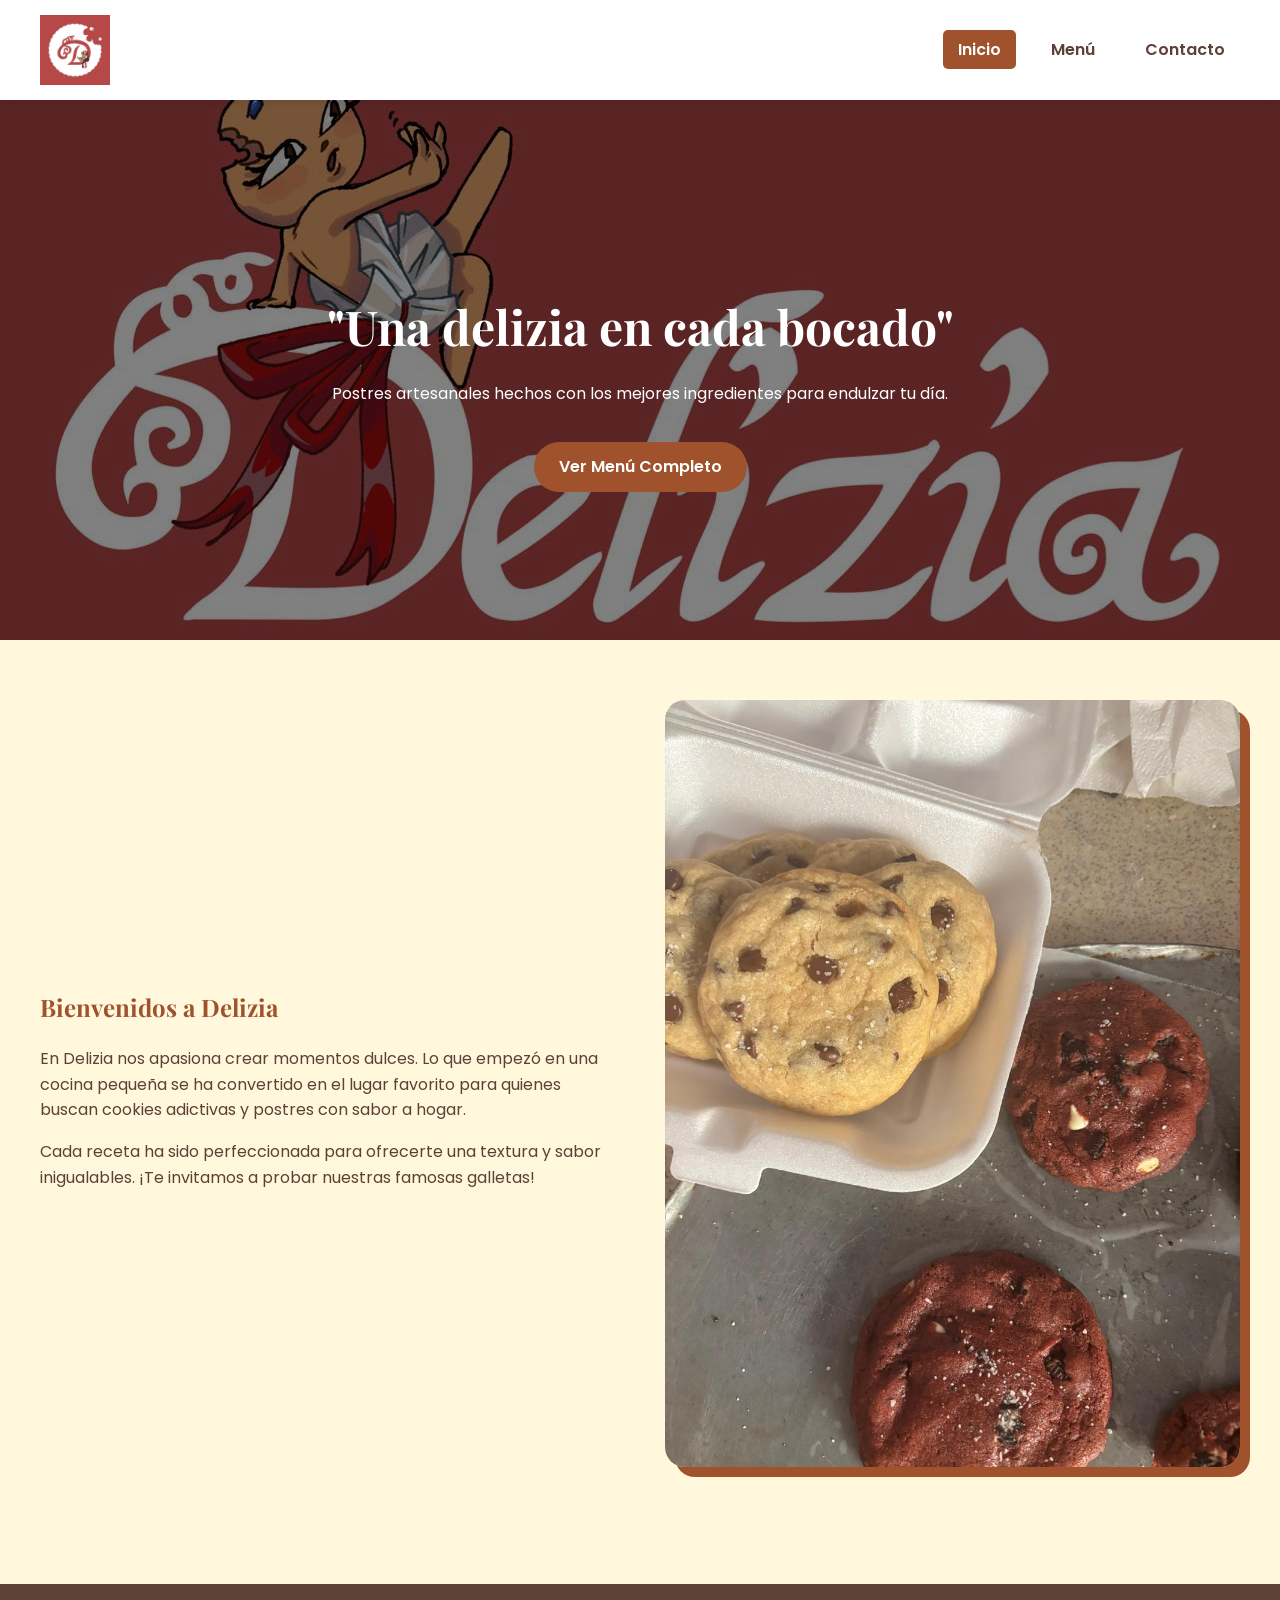
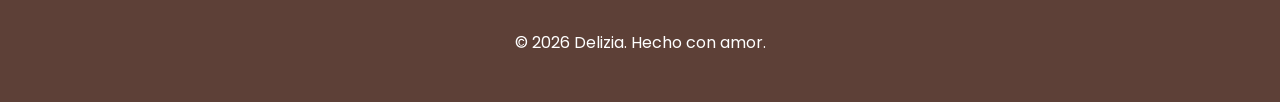
<file: index.html>
<!DOCTYPE html>
<html lang="es">
<head>
    <meta charset="UTF-8">
    <meta name="viewport" content="width=device-width, initial-scale=1.0">
    <title>Delizia | Una delizia en cada bocado</title>
    <link rel="stylesheet" href="estilos.css">
    <link href="https://fonts.googleapis.com/css2?family=Playfair+Display:wght@700&family=Poppins:wght@400;600&display=swap" rel="stylesheet">
</head>
<body>
    <header>
        <div class="contenedor nav-contenedor">
            <img src="img/logo.jpeg" alt="Logo Delizia" class="logo">
            <nav>
                <ul>
                    <li><a href="index.html" class="activo">Inicio</a></li>
                    <li><a href="menu.html">Menú</a></li>
                    <li><a href="contacto.html">Contacto</a></li>
                </ul>
            </nav>
        </div>
    </header>

    <section class="banner-principal">
        <img src="img/banner.jpeg" alt="Banner Delizia" class="img-banner">
        <div class="banner-texto">
            <h1>"Una delizia en cada bocado"</h1>
            <p>Postres artesanales hechos con los mejores ingredientes para endulzar tu día.</p>
            <a href="menu.html" class="boton">Ver Menú Completo</a>
        </div>
    </section>

    <main class="contenedor seccion">
        <div class="grid-2">
            <div class="presentacion-texto">
                <h2>Bienvenidos a Delizia</h2>
                <p>En Delizia nos apasiona crear momentos dulces. Lo que empezó en una cocina pequeña se ha convertido en el lugar favorito para quienes buscan cookies adictivas y postres con sabor a hogar.</p>
                <p>Cada receta ha sido perfeccionada para ofrecerte una textura y sabor inigualables. ¡Te invitamos a probar nuestras famosas galletas!</p>
            </div>
            <div class="presentacion-imagen">
                <img src="img/cookies.jpeg" alt="Cookies Especiales" class="img-destacada">
            </div>
        </div>
    </main>

    <footer>
        <div class="contenedor">
            <p>&copy; 2026 Delizia. Hecho con amor.</p>
        </div>
    </footer>
</body>
</html>
</file>
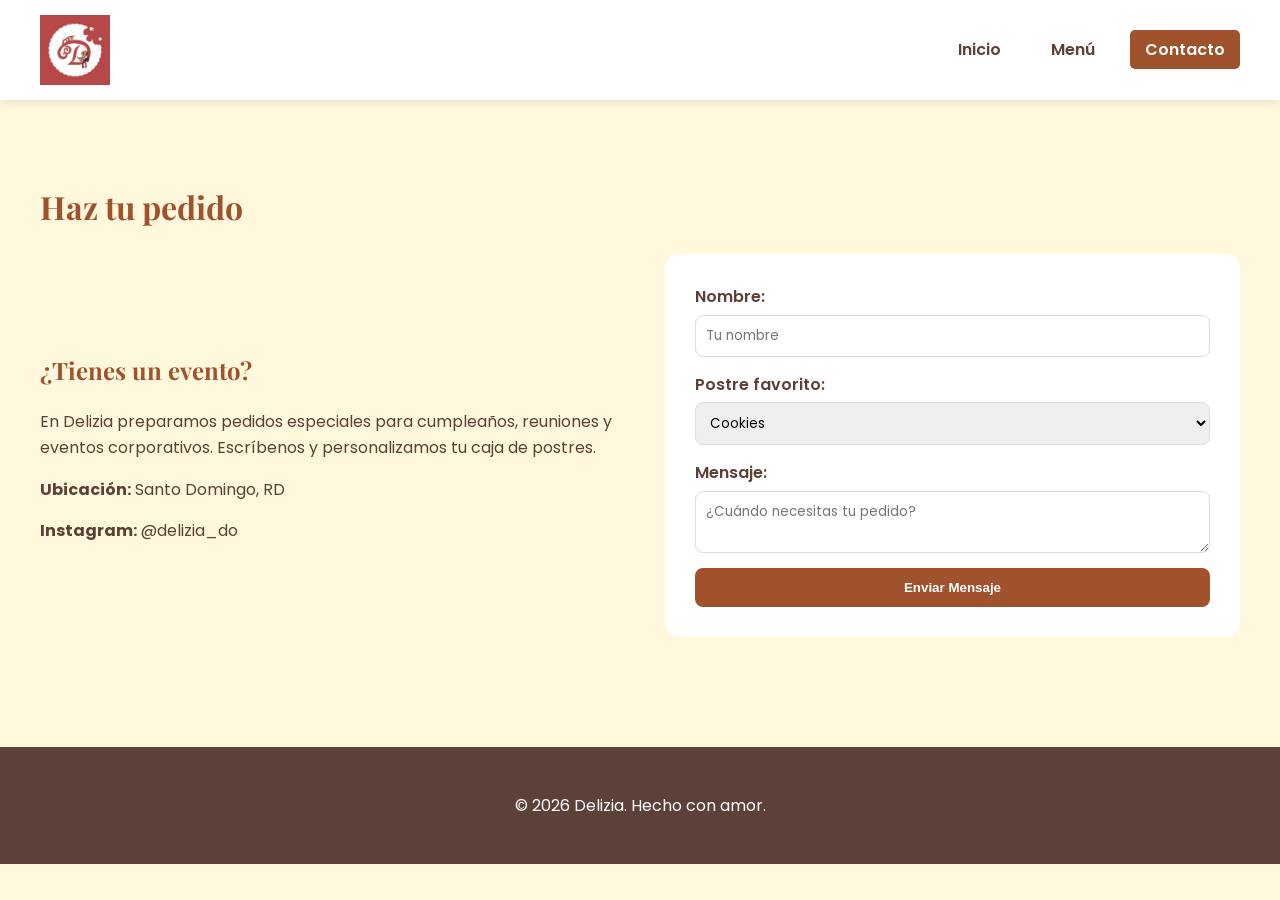
<file: contacto.html>
<!DOCTYPE html>
<html lang="es">
<head>
    <meta charset="UTF-8">
    <meta name="viewport" content="width=device-width, initial-scale=1.0">
    <title>Contacto - Delizia</title>
    <link rel="stylesheet" href="estilos.css">
    <link href="https://fonts.googleapis.com/css2?family=Playfair+Display:wght@700&family=Poppins:wght@400;600&display=swap" rel="stylesheet">
</head>
<body>
    <header>
        <div class="contenedor nav-contenedor">
            <img src="img/logo.jpeg" alt="Logo Delizia" class="logo">
            <nav>
                <ul>
                    <li><a href="index.html">Inicio</a></li>
                    <li><a href="menu.html">Menú</a></li>
                    <li><a href="contacto.html" class="activo">Contacto</a></li>
                </ul>
            </nav>
        </div>
    </header>

    <main class="contenedor seccion">
        <h1 class="titulo-pagina">Haz tu pedido</h1>
        <div class="grid-2">
            <div>
                <h2>¿Tienes un evento?</h2>
                <p>En Delizia preparamos pedidos especiales para cumpleaños, reuniones y eventos corporativos. Escríbenos y personalizamos tu caja de postres.</p>
                <p><strong>Ubicación:</strong> Santo Domingo, RD</p>
                <p><strong>Instagram:</strong> @delizia_do</p>
            </div>
            <div class="contacto-formulario">
                <form class="formulario">
                    <div class="campo">
                        <label>Nombre:</label>
                        <input type="text" placeholder="Tu nombre" required>
                    </div>
                    <div class="campo">
                        <label>Postre favorito:</label>
                        <select>
                            <option>Cookies</option>
                            <option>Brownies</option>
                            <option>Cinnamon Rolls</option>
                            <option>Otros</option>
                        </select>
                    </div>
                    <div class="campo">
                        <label>Mensaje:</label>
                        <textarea placeholder="¿Cuándo necesitas tu pedido?"></textarea>
                    </div>
                    <button type="submit" class="boton-formulario">Enviar Mensaje</button>
                </form>
            </div>
        </div>
    </main>

    <footer>
        <div class="contenedor">
            <p>&copy; 2026 Delizia. Hecho con amor.</p>
        </div>
    </footer>
</body>
</html>
</file>
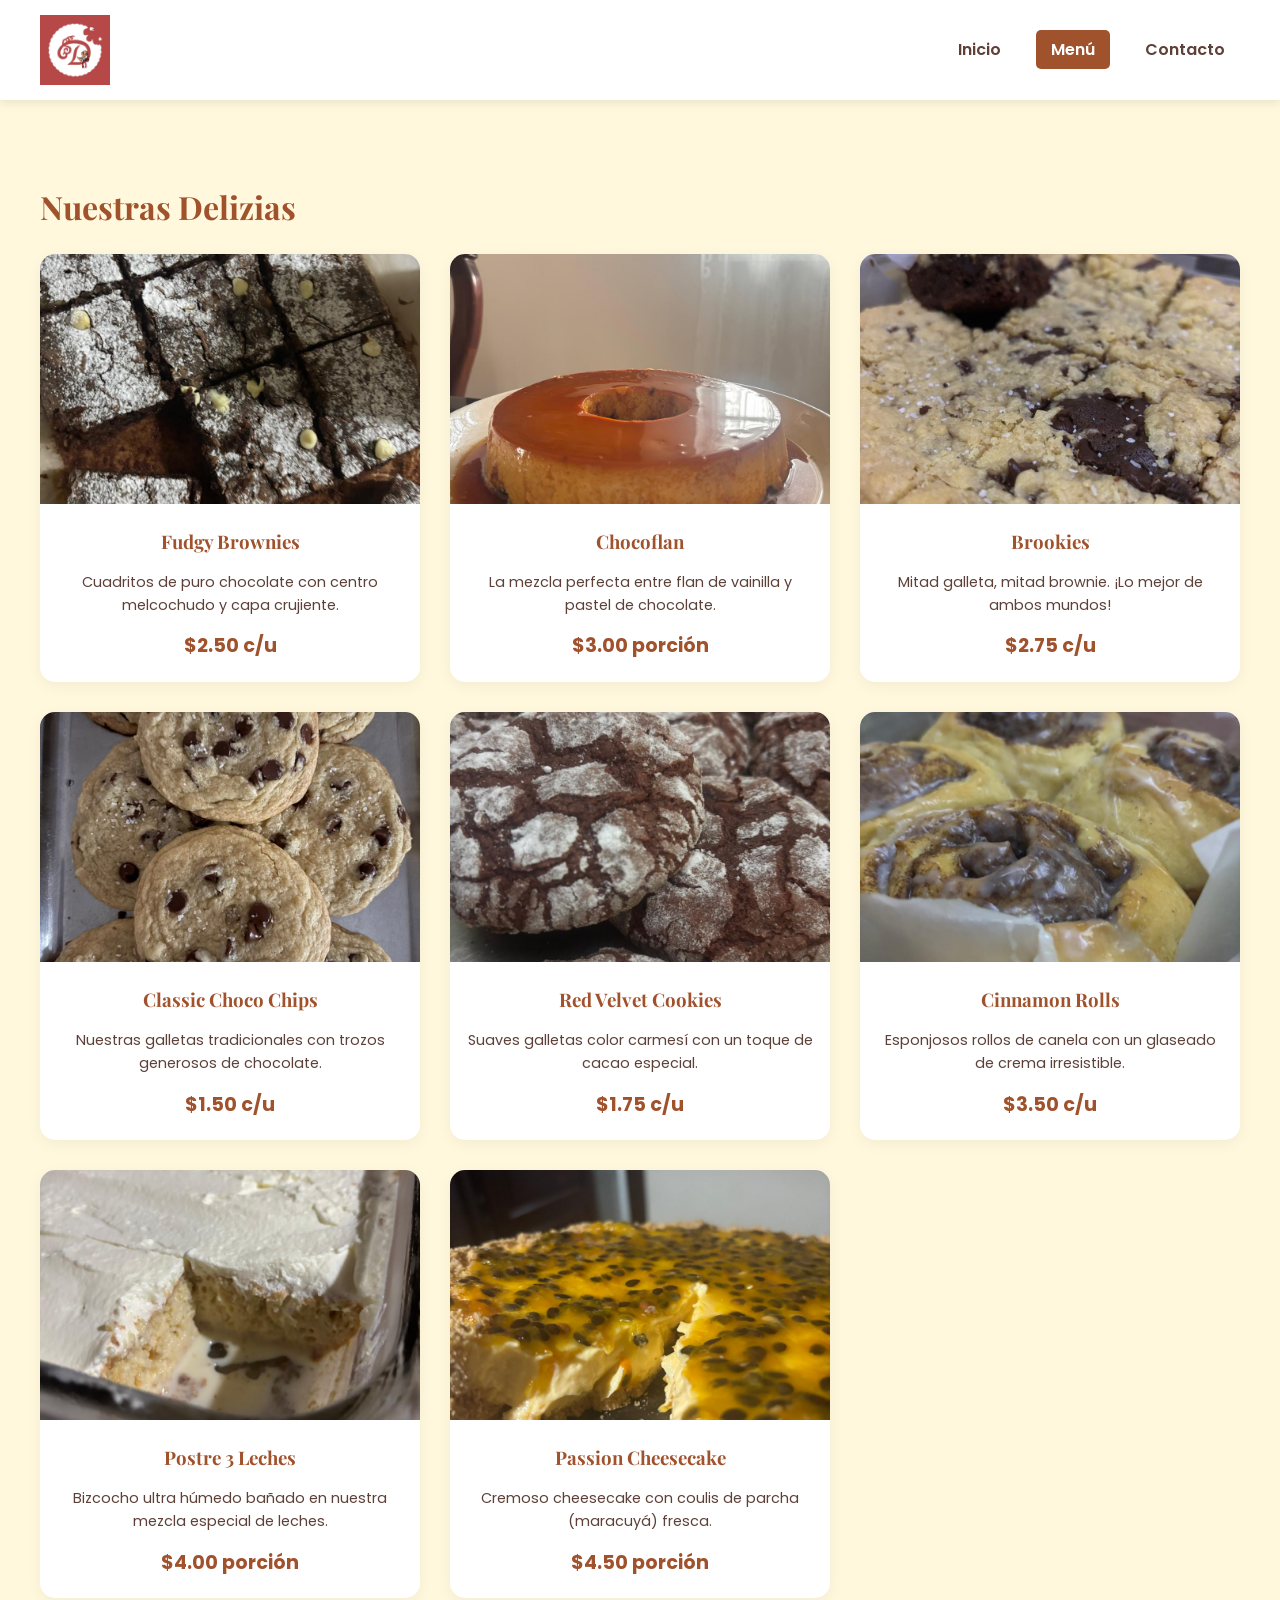
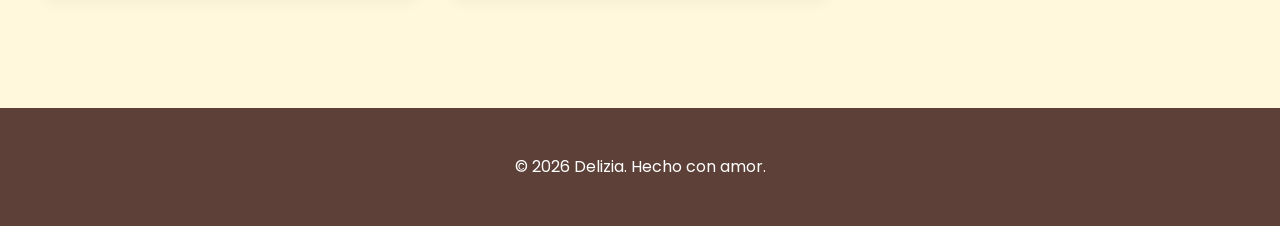
<file: menu.html>
<!DOCTYPE html>
<html lang="es">
<head>
    <meta charset="UTF-8">
    <meta name="viewport" content="width=device-width, initial-scale=1.0">
    <title>Menú - Delizia</title>
    <link rel="stylesheet" href="estilos.css">
    <link href="https://fonts.googleapis.com/css2?family=Playfair+Display:wght@700&family=Poppins:wght@400;600&display=swap" rel="stylesheet">
</head>
<body>
    <header>
        <div class="contenedor nav-contenedor">
            <img src="img/logo.jpeg" alt="Logo Delizia" class="logo">
            <nav>
                <ul>
                    <li><a href="index.html">Inicio</a></li>
                    <li><a href="menu.html" class="activo">Menú</a></li>
                    <li><a href="contacto.html">Contacto</a></li>
                </ul>
            </nav>
        </div>
    </header>

    <main class="contenedor seccion">
        <h1 class="titulo-pagina">Nuestras Delizias</h1>
        <div class="grid-productos">
            
            <div class="producto-card">
                <img src="img/brownies.jpeg" alt="Brownies" class="img-producto">
                <h3>Fudgy Brownies</h3>
                <p>Cuadritos de puro chocolate con centro melcochudo y capa crujiente.</p>
                <span class="precio">$2.50 c/u</span>
            </div>

            <div class="producto-card">
                <img src="img/chocoflan.jpeg" alt="Chocoflan" class="img-producto">
                <h3>Chocoflan</h3>
                <p>La mezcla perfecta entre flan de vainilla y pastel de chocolate.</p>
                <span class="precio">$3.00 porción</span>
            </div>

            <div class="producto-card">
                <img src="img/brookies.jpeg" alt="Brookies" class="img-producto">
                <h3>Brookies</h3>
                <p>Mitad galleta, mitad brownie. ¡Lo mejor de ambos mundos!</p>
                <span class="precio">$2.75 c/u</span>
            </div>

            <div class="producto-card">
                <img src="img/cookiesnormales.jpeg" alt="Cookies" class="img-producto">
                <h3>Classic Choco Chips</h3>
                <p>Nuestras galletas tradicionales con trozos generosos de chocolate.</p>
                <span class="precio">$1.50 c/u</span>
            </div>

            <div class="producto-card">
                <img src="img/cookiesrv.jpeg" alt="Red Velvet" class="img-producto">
                <h3>Red Velvet Cookies</h3>
                <p>Suaves galletas color carmesí con un toque de cacao especial.</p>
                <span class="precio">$1.75 c/u</span>
            </div>

            <div class="producto-card">
                <img src="img/cinnamonrolls.jpeg" alt="Rollos Canela" class="img-producto">
                <h3>Cinnamon Rolls</h3>
                <p>Esponjosos rollos de canela con un glaseado de crema irresistible.</p>
                <span class="precio">$3.50 c/u</span>
            </div>

            <div class="producto-card">
                <img src="img/3leches.jpeg" alt="Tres Leches" class="img-producto">
                <h3>Postre 3 Leches</h3>
                <p>Bizcocho ultra húmedo bañado en nuestra mezcla especial de leches.</p>
                <span class="precio">$4.00 porción</span>
            </div>

            <div class="producto-card">
                <img src="img/cheesecake.jpeg" alt="Cheesecake" class="img-producto">
                <h3>Passion Cheesecake</h3>
                <p>Cremoso cheesecake con coulis de parcha (maracuyá) fresca.</p>
                <span class="precio">$4.50 porción</span>
            </div>

        </div>
    </main>

    <footer>
        <div class="contenedor">
            <p>&copy; 2026 Delizia. Hecho con amor.</p>
        </div>
    </footer>
</body>
</html>
</file>
<file: estilos.css>
/* --- Estilos Generales --- */

:root {
    --color-primario: #A0522D; /* El terracota de tu banner */
    --color-fondo: #FFF8DC;    /* Crema suave para el fondo */
    --color-blanco: #FFFFFF;
    --color-texto: #5D4037;    /* Marrón chocolate para que sea fácil de leer */
    --fuente-principal: 'Poppins', sans-serif;
    --fuente-titulos: 'Playfair Display', serif;
}

body {
    background-color: var(--color-fondo);
    color: var(--color-texto);
    font-family: var(--fuente-principal);
    margin: 0;
    padding: 0;
    line-height: 1.6;
}

h1, h2, h3 {
    font-family: var(--fuente-titulos);
    font-weight: 700;
    color: var(--color-primario);
}

.contenedor {
    max-width: 1200px;
    margin: 0 auto;
    padding: 0 20px;
}

.seccion {
    padding: 60px 0;
}

a {
    text-decoration: none;
    transition: 0.3s;
}

/* --- Navegación (Menú de arriba) --- */

header {
    background-color: var(--color-blanco);
    padding: 15px 0;
    box-shadow: 0 2px 10px rgba(0,0,0,0.1);
}

.nav-contenedor {
    display: flex;
    justify-content: space-between;
    align-items: center;
}

.logo {
    height: 70px;
    width: auto;
}

nav ul {
    list-style: none;
    display: flex;
    gap: 20px;
    margin: 0;
}

nav a {
    font-weight: 600;
    color: var(--color-texto);
    padding: 8px 15px;
    border-radius: 5px;
}

nav a:hover, nav a.activo {
    background-color: var(--color-primario);
    color: var(--color-blanco);
}

/* --- Banner Principal --- */

.banner-principal {
    position: relative;
    height: 60vh;
    display: flex;
    align-items: center;
    justify-content: center;
    text-align: center;
    color: white;
}

.img-banner {
    position: absolute;
    top: 0;
    left: 0;
    width: 100%;
    height: 100%;
    object-fit: cover;
    filter: brightness(0.5); /* Esto hace que el texto blanco se lea mejor */
    z-index: -1;
}

.banner-texto h1 {
    font-size: 3rem;
    color: white;
    margin-bottom: 10px;
}

.boton {
    display: inline-block;
    background-color: var(--color-primario);
    color: white;
    padding: 12px 25px;
    border-radius: 30px;
    font-weight: 600;
    margin-top: 20px;
}

/* --- Cuadrícula de Productos (Menú) --- */

.grid-productos {
    display: grid;
    grid-template-columns: repeat(auto-fit, minmax(280px, 1fr));
    gap: 30px;
}

.producto-card {
    background: white;
    border-radius: 15px;
    overflow: hidden;
    box-shadow: 0 4px 15px rgba(0,0,0,0.05);
    text-align: center;
    transition: 0.3s;
}

.producto-card:hover {
    transform: translateY(-10px);
}

.img-producto {
    width: 100%;
    height: 250px;
    object-fit: cover;
}

.producto-card h3 {
    margin: 15px 0 5px;
}

.producto-card p {
    padding: 0 15px;
    font-size: 0.9rem;
}

.precio {
    display: block;
    font-weight: 700;
    font-size: 1.2rem;
    padding-bottom: 20px;
    color: var(--color-primario);
}

/* --- Diseño de 2 Columnas (Presentación y Contacto) --- */

.grid-2 {
    display: grid;
    grid-template-columns: repeat(auto-fit, minmax(300px, 1fr));
    gap: 50px;
    align-items: center;
}

.img-destacada {
    width: 100%;
    border-radius: 20px;
    box-shadow: 10px 10px 0px var(--color-primario);
}

/* --- Formulario de Contacto --- */

.contacto-formulario {
    background: white;
    padding: 30px;
    border-radius: 15px;
}

.formulario {
    display: flex;
    flex-direction: column;
    gap: 15px;
}

.campo {
    display: flex;
    flex-direction: column;
}

.campo label {
    font-weight: 600;
    margin-bottom: 5px;
}

input, select, textarea {
    padding: 10px;
    border: 1px solid #ddd;
    border-radius: 8px;
    font-family: inherit;
}

.boton-formulario {
    background-color: var(--color-primario);
    color: white;
    border: none;
    padding: 12px;
    border-radius: 8px;
    font-weight: 600;
    cursor: pointer;
}

/* --- Footer --- */

footer {
    background-color: var(--color-texto);
    color: white;
    text-align: center;
    padding: 30px 0;
    margin-top: 50px;
}
</file>
